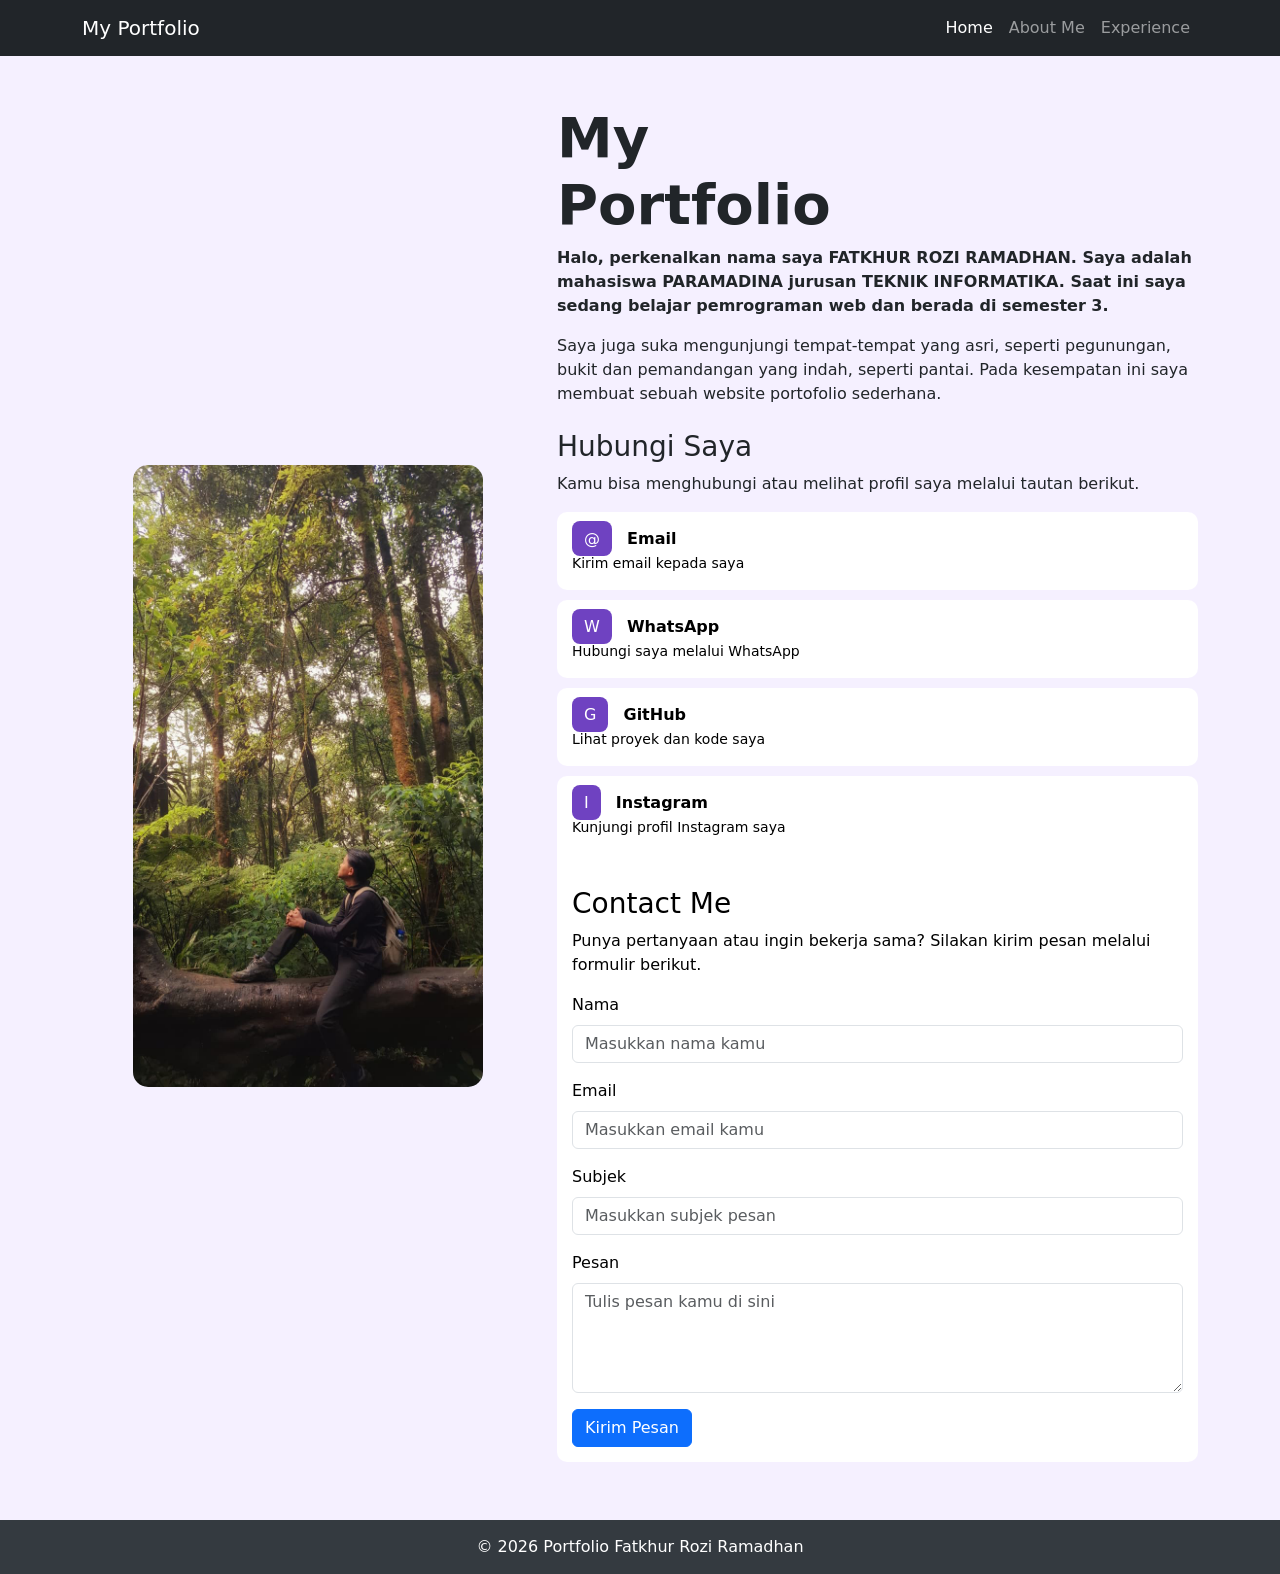
<file: Parmad/index.html>
<!DOCTYPE html>
<html lang="id">

<head>
    <meta charset="UTF-8">
    <meta name="viewport" content="width=device-width, initial-scale=1.0">

    <title>My Portfolio</title>

    <!-- Bootstrap 5 -->
    <link
        href="https://cdn.jsdelivr.net/npm/bootstrap@5.3.8/dist/css/bootstrap.min.css"
        rel="stylesheet"
        integrity="sha384-sRIl4kxILFvY47J16cr9ZwB07vP4J8+LH7qKQnuqkuIAvNWLzeN8tE5YBujZqJLB"
        crossorigin="anonymous"
    >

    <!-- CSS Internal -->
    <style>
        body {
            background-color: #f5f0ff;
        }

        .foto {
            width: 100%;
            max-width: 350px;
            border-radius: 15px;
        }

        .contact-item {
            text-decoration: none;
            color: black;
            background-color: white;
            border-radius: 10px;
            padding: 15px;
            display: block;
            margin-bottom: 10px;
        }

        .contact-item:hover {
            background-color: #e9ddff;
        }

        .contact-icon {
            background-color: #6f42c1;
            color: white;
            padding: 8px 12px;
            border-radius: 8px;
            margin-right: 10px;
        }

        .footer {
            background-color: #343a40;
            color: white;
            text-align: center;
            padding: 15px;
            margin-top: 30px;
        }
    </style>
</head>

<body>

    <!-- NAVBAR -->
    <header>
        <nav class="navbar navbar-expand-lg navbar-dark bg-dark">
            <div class="container">

                <a class="navbar-brand" href="home.html">
                    My Portfolio
                </a>

                <button class="navbar-toggler" type="button"
                    data-bs-toggle="collapse"
                    data-bs-target="#menuSaya">
                    <span class="navbar-toggler-icon"></span>
                </button>

                <div class="collapse navbar-collapse" id="menuSaya">
                    <div class="navbar-nav ms-auto">
                        <a class="nav-link active" href="home.html">Home</a>
                        <a class="nav-link" href="about.html">About Me</a>
                        <a class="nav-link" href="experience.html">Experience</a>
                    </div>
                </div>

            </div>
        </nav>
    </header>


    <!-- KONTEN UTAMA -->
    <main class="container my-5">

        <section class="row align-items-center">

            <!-- FOTO -->
            <div class="col-md-5 text-center mb-4">
                <img src="gambar1.jpeg" alt="Foto saya" class="foto img-fluid">
            </div>


            <!-- PERKENALAN -->
            <div class="col-md-7">

                <h1 class="display-4 fw-bold">
                    My<br>
                    Portfolio
                </h1>

                <p class="fw-bold">
                    Halo, perkenalkan nama saya FATKHUR ROZI RAMADHAN.
                    Saya adalah mahasiswa PARAMADINA jurusan TEKNIK
                    INFORMATIKA. Saat ini saya sedang belajar
                    pemrograman web dan berada di semester 3.
                </p>

                <p>
                    Saya juga suka mengunjungi tempat-tempat yang asri,
                    seperti pegunungan, bukit dan pemandangan yang indah,
                    seperti pantai. Pada kesempatan ini saya membuat
                    sebuah website portofolio sederhana.
                </p>


                <!-- BAGIAN KONTAK -->
                <div class="contact mt-4">

                    <h2 class="h3">Hubungi Saya</h2>

                    <p>
                        Kamu bisa menghubungi atau melihat profil saya
                        melalui tautan berikut.
                    </p>

                    <div class="contact-links">

                        <!-- EMAIL -->
                        <a class="contact-item"
                            href="mailto:fatkhur.rozi@students.paramadina.ac.id">

                            <span class="contact-icon">@</span>
                            <strong>Email</strong>
                            <br>
                            <small>Kirim email kepada saya</small>

                        </a>


                        <!-- WHATSAPP -->
                        <a class="contact-item"
                            href="https://wa.me/6281316752370"
                            target="_blank"
                            rel="noopener noreferrer">

                            <span class="contact-icon">W</span>
                            <strong>WhatsApp</strong>
                            <br>
                            <small>Hubungi saya melalui WhatsApp</small>

                        </a>


                        <!-- GITHUB -->
                        <a class="contact-item"
                            href="https://github.com/username"
                            target="_blank"
                            rel="noopener noreferrer">

                            <span class="contact-icon">G</span>
                            <strong>GitHub</strong>
                            <br>
                            <small>Lihat proyek dan kode saya</small>

                        </a>


                        <!-- INSTAGRAM -->
                        <a class="contact-item"
                            href="https://www.instagram.com/itsme.roziii/"
                            target="_blank"
                            rel="noopener noreferrer">

                            <span class="contact-icon">I</span>
                            <strong>Instagram</strong>
                            <br>
                            <small>Kunjungi profil Instagram saya</small>

                            
<!-- FORM CONTACT ME -->
<div class="mt-5" id="kontak">

    <h2 class="h3">Contact Me</h2>

    <p>
        Punya pertanyaan atau ingin bekerja sama?
        Silakan kirim pesan melalui formulir berikut.
    </p>

    <form action="mailto:fatkhur.rozi@students.paramadina.ac.id"
        method="post"
        enctype="text/plain">

        <!-- Nama -->
        <div class="mb-3">
            <label for="nama" class="form-label">Nama</label>
            <input type="text" class="form-control"
                id="nama" name="Nama"
                placeholder="Masukkan nama kamu" required>
        </div>

        <!-- Email -->
        <div class="mb-3">
            <label for="email" class="form-label">Email</label>
            <input type="email" class="form-control"
                id="email" name="Email"
                placeholder="Masukkan email kamu" required>
        </div>

        <!-- Subjek -->
        <div class="mb-3">
            <label for="subjek" class="form-label">Subjek</label>
            <input type="text" class="form-control"
                id="subjek" name="Subjek"
                placeholder="Masukkan subjek pesan" required>
        </div>

        <!-- Pesan -->
        <div class="mb-3">
            <label for="pesan" class="form-label">Pesan</label>
            <textarea class="form-control"
                    id="pesan" name="Pesan"
                    rows="4"
                    placeholder="Tulis pesan kamu di sini"
                    required></textarea>
        </div>

        <!-- Tombol Kirim -->
        <button type="submit" class="btn btn-primary">
            Kirim Pesan
        </button>

    </form>

</div>
<!-- AKHIR FORM CONTACT ME -->


                        </a>

                    </div>

                </div>

            </div>

        </section>

    </main>


    <!-- FOOTER -->
    <footer class="footer">
        <p class="mb-0">
            &copy; 2026 Portfolio Fatkhur Rozi Ramadhan
        </p>
    </footer>


    <!-- Bootstrap JavaScript -->
    <script
        src="https://cdn.jsdelivr.net/npm/bootstrap@5.3.8/dist/js/bootstrap.bundle.min.js"
        integrity="sha384-FKyoEForCGlyvwx9Hj09JcYn3nv7wiPVlz7YYwJrWVcXK/BmnVDxM+D2scQbITxI"
        crossorigin="anonymous">
    </script>

</body>
</html>
</file>
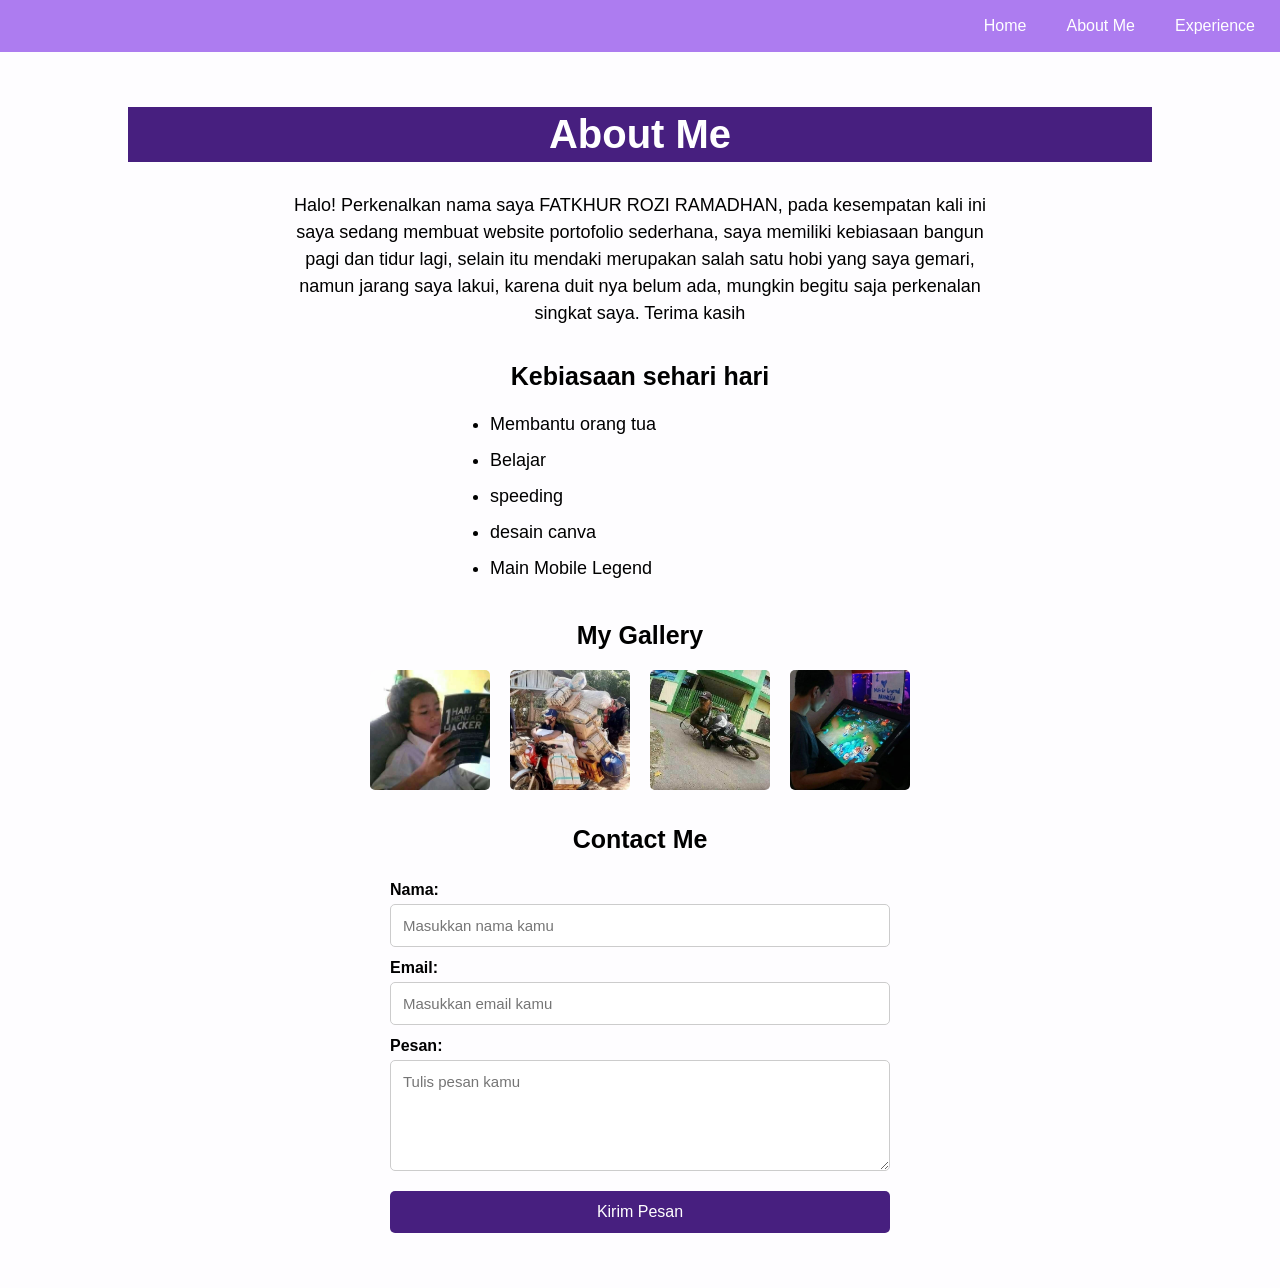
<file: Parmad/about.html>
<!DOCTYPE html>
<html lang="id">

<head>

    <meta charset="UTF-8">
    <meta name="viewport" content="width=device-width, initial-scale=1.0">
    <title>About Me</title>
    <link rel="stylesheet" href="style.css">

</head>

<body>

    <nav class="navbar">
        <div class="menu">
            <a href="home.html">Home</a>
            <a href="about.html">About Me</a>
            <a href="experience.html">Experience</a>
        </div>

    </nav>

    <section class="about">

        <h2>About Me</h2>
        <p>
            Halo! Perkenalkan nama saya FATKHUR ROZI RAMADHAN, pada kesempatan kali ini
            saya sedang membuat website portofolio sederhana, saya memiliki kebiasaan bangun pagi
            dan tidur lagi, selain itu mendaki merupakan salah satu hobi yang saya gemari, namun
            jarang saya lakui, karena duit nya belum ada, mungkin begitu saja perkenalan singkat saya.

            Terima kasih
        </p>

    <h3>Kebiasaan sehari hari</h3>
        <ul class="kebiasaan-list">
            <li>Membantu orang tua</li>
            <li>Belajar</li>
            <li>speeding</li>
            <li>desain canva</li>
            <li>Main Mobile Legend</li>

        </ul>
    <h3>My Gallery</h3>

        <div class="gallery">
            <img src="gambar2.jpeg" alt="Foto 1">
            <img src="gambar3.jpeg" alt="Foto 2">
            <img src="gambar4.jpeg" alt="Foto 3">
            <img src="gambar5.jpeg" alt="Foto 4">
        </div>

    <h3>Contact Me</h3>
        <form class="contact-form">
            <label for="nama">
                Nama:
            </label>

            <input
                type="text"
                id="nama"
                name="nama"
                placeholder="Masukkan nama kamu"
                required
            >

            <label for="email">
                Email:
            </label>

            <input
                type="email"
                id="email"
                name="email"
                placeholder="Masukkan email kamu"
                required
            >


            <label for="pesan">
                Pesan:
            </label>

            <textarea
                id="pesan"
                name="pesan"
                rows="5"
                placeholder="Tulis pesan kamu"
                required
            ></textarea>


            <button type="submit">
                Kirim Pesan
            </button>
        </form>
    </section>
</body>

</html>
</file>
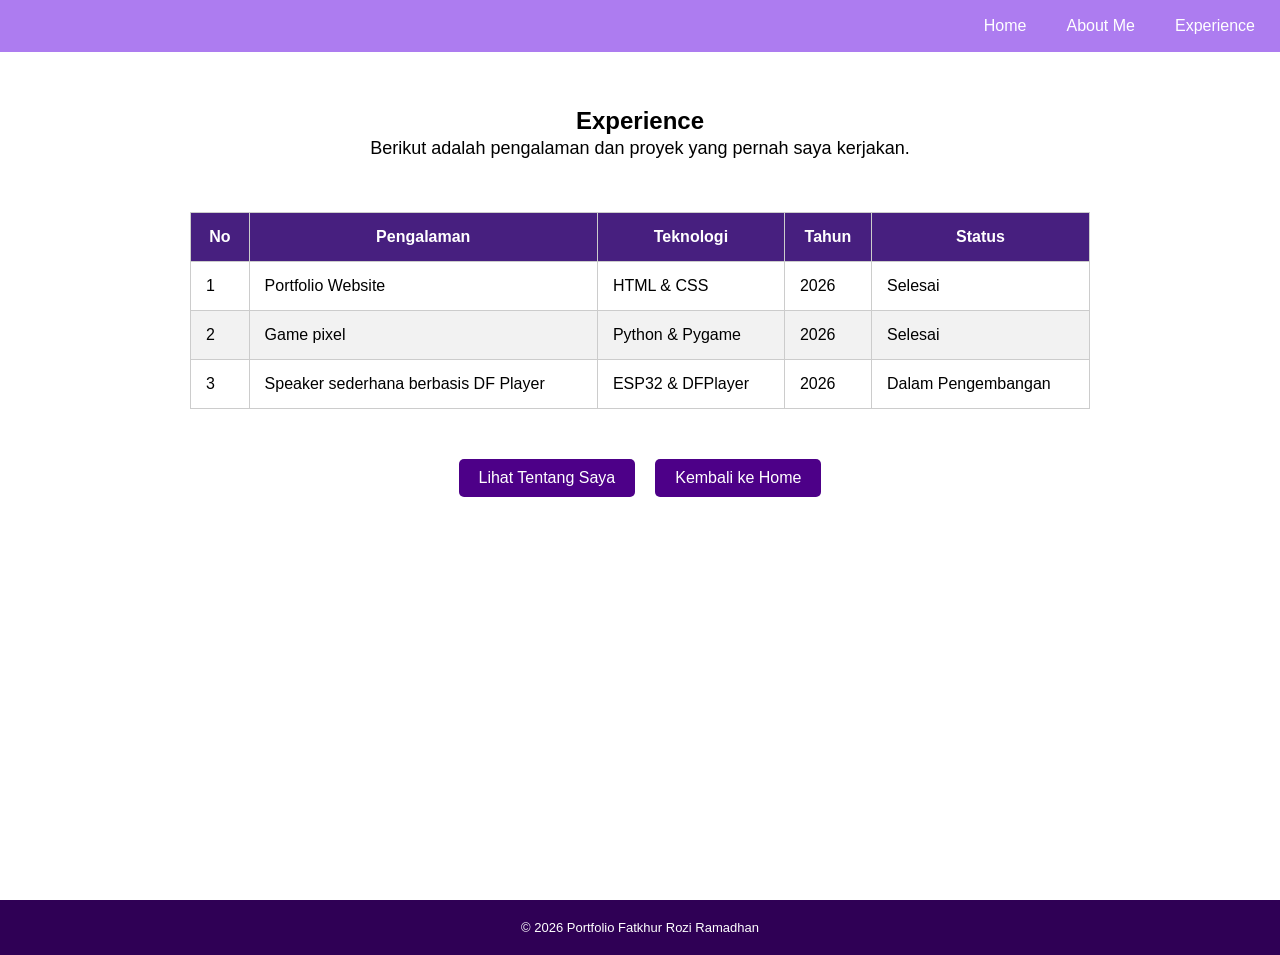
<file: Parmad/experience.html>
<head>
    <meta charset="UTF-8">
    <meta name="viewport" content="width=device-width, initial-scale=1.0">

    <title>Experience</title>

    <link rel="stylesheet" href="style.css">
</head>

<body>

    <!-- HEADER: bagian kepala halaman -->
    <header>

        <!-- NAV: menu navigasi -->
        <nav class="navbar">
            <div class="menu">
                <a href="home.html">Home</a>
                <a href="about.html">About Me</a>
                <a href="experience.html">Experience</a>
            </div>
        </nav>

    </header>


    <!-- MAIN: konten utama halaman -->
    <main>

        <!-- SECTION: bagian pengalaman -->
        <section class="experience">

            <h1>Experience</h1>

            <p>
                Berikut adalah pengalaman dan proyek
                yang pernah saya kerjakan.
            </p>

            <!-- TABEL PENGALAMAN -->
            <table>

                <thead>
                    <tr>
                        <th scope="col">No</th>
                        <th scope="col">Pengalaman</th>
                        <th scope="col">Teknologi</th>
                        <th scope="col">Tahun</th>
                        <th scope="col">Status</th>
                    </tr>
                </thead>

                <tbody>
                    <tr>
                        <td>1</td>
                        <td>Portfolio Website</td>
                        <td>HTML &amp; CSS</td>
                        <td>2026</td>
                        <td>Selesai</td>
                    </tr>

                    <tr>
                        <td>2</td>
                        <td>Game pixel</td>
                        <td>Python &amp; Pygame</td>
                        <td>2026</td>
                        <td>Selesai</td>
                    </tr>

                    <tr>
                        <td>3</td>
                        <td>Speaker sederhana berbasis DF Player </td>
                        <td>ESP32 &amp; DFPlayer</td>
                        <td>2026</td>
                        <td>Dalam Pengembangan</td>
                    </tr>
                </tbody>

            </table>


            <!-- TOMBOL NAVIGASI -->
            <div class="project-button">

                <a href="about.html">
                    Lihat Tentang Saya
                </a>

                <a href="home.html">
                    Kembali ke Home
                </a>

            </div>

        </section>

    </main>


    <!-- FOOTER: bagian penutup -->
    <footer class="footer2">
        <p>&copy; 2026 Portfolio Fatkhur Rozi Ramadhan</p>
    </footer>

</body>

</html>
</file>
<file: Parmad/style.css>
* {
    margin: 0;
    padding: 0;
    box-sizing: border-box;
}

body {
    font-family: Arial, sans-serif;
    overflow-x: hidden; /* Mencegah halaman bisa digeser ke kanan-kiri di HP */
}

/* NAVBAR */
.navbar {
    height: 52px;
    background-color: #ad7cf0;
    display: flex;
    justify-content: flex-end;
    align-items: center;
    padding: 0 25px;
}

.menu {
    display: flex;
    gap: 40px;
}

.menu a {
    color: white;
    text-decoration: none;
    font-size: 16px;
}

.menu a:hover {
    color: #e8d7ff;
}

/* HOME SECTION (DESKTOP) */
.home {
    min-height: calc(100vh - 52px); /* Menggunakan min-height agar konten tidak terpotong jika panjang */
    display: flex;
}

.foto {
    width: 40%; /* DIUBAH: Disesuaikan agar total dengan .intro pas 100% */
    background-color: #9254c1;
    display: flex;
    justify-content: center;
    align-items: center;
    padding: 40px 20px;
}

.foto img {
    width: 300px;
    height: 300px;
    max-width: 100%; /* DITAMBAH: Supaya gambar mengecil otomatis di layar tanggung */
    height: auto;
    aspect-ratio: 1 / 1;
    object-fit: cover;
    display: block;
    border-radius: 50%;
}

.intro {
    width: 60%; /* DIUBAH: Dari 70% ke 60% agar pas pasangannya dengan .foto (40%) */
    background-color: #4d0088;
    color: white;
    padding: 80px;
    display: flex;
    flex-direction: column;
    justify-content: center;
}

.intro h1 {
    font-size: 64px; /* DIUBAH: Sedikit diperkecil agar tidak meluber di laptop kecil */
    line-height: 1.05;
    margin-bottom: 40px;
}

.intro p {
    max-width: 500px;
    font-size: 16px;
    line-height: 1.6;
}

/* ABOUT SECTION */
.about {
    min-height: calc(100vh - 52px);
    padding: 55px 10%;
    text-align: center;
    background-color: #fefdff;
}

.about h2 {
    font-size: 40px;
    margin-bottom: 30px;
    background-color: #471f7f;
    color: white;
    padding: 5px;
}

.about p {
    max-width: 700px;
    margin: auto;
    font-size: 18px;
    line-height: 1.5;
}

.about h3 {
    margin-top: 35px;
    margin-bottom: 15px;
    font-size: 25px;
}

.kebiasaan-list {
    width: 300px;
    max-width: 100%; /* DITAMBAH: Mencegah list keluar layar di HP jadul */
    margin: 0 auto;
    text-align: left;
    line-height: 2;
    font-size: 18px;
}

/* GALLERY (DESKTOP) */
.gallery {
    display: flex;
    justify-content: center;
    flex-wrap: wrap; /* DITAMBAH: Supaya gambar turun ke bawah kalau layar sempit */
    gap: 20px;
    margin-top: 20px;
    margin-bottom: 30px;
}

.gallery img {
    width: 120px;
    height: 120px;
    object-fit: cover;
    border-radius: 5px;
}

/* CONTACT FORM */
.contact-form {
    width: 500px;
    max-width: 100%;
    margin: 0 auto;
    display: flex;
    flex-direction: column;
    text-align: left;
}

.contact-form label {
    margin-top: 12px;
    margin-bottom: 5px;
    font-weight: bold;
}

.contact-form input,
.contact-form textarea {
    padding: 12px;
    border: 1px solid #ccc;
    border-radius: 5px;
    font-family: Arial, sans-serif;
    font-size: 15px;
    width: 100%; /* DITAMBAH: Menjamin input tidak meluber */
}

.contact-form textarea {
    resize: vertical;
}

.contact-form button,
.project-button button {
    margin-top: 20px;
    padding: 12px 25px;
    background-color: #471f7f;
    color: white;
    border: none;
    border-radius: 5px;
    cursor: pointer;
    font-size: 16px;
}

.contact-form button:hover,
.project-button button:hover {
    background-color: #6b32a8;
}

/* EXPERIENCE SECTION */
.experience {
    min-height: calc(100vh - 52px);
    padding: 55px 10%;
    text-align: center;
    background-color: white;
}

.experience h2 {
    font-size: 40px;
    margin-bottom: 30px;
    background-color: #471f7f;
    color: white;
    padding: 5px;
}

.experience p {
    font-size: 18px;
    line-height: 1.5;
}

/* TABLE RESPONSIVE */
table {
    width: 100%; /* DIUBAH: Menggunakan 100% container */
    max-width: 900px;
    margin: 50px auto;
    border-collapse: collapse;
    font-size: 16px;
}

table th,
table td {
    border: 1px solid #ccc; /* DIUBAH: Agar terlihat jika background putih */
    padding: 15px;
}

table th {
    background-color: #471f7f;
    color: white;
}

table tr:nth-child(even) {
    background-color: #f2f2f2;
}

table tr:hover {
    background-color: #e8d7ff;
}

.project-button {
    display: flex;
    justify-content: center;
    gap: 20px;
}

.project-button button {
    margin-top: 0;
}


/* =======================================================
MEDIA QUERY: PERBAIKAN TOTAL UNTUK LAYAR HP & TABLET
   ======================================================= */
@media (max-width: 768px) {
    .navbar {
        justify-content: center;
        padding: 0 10px;
    }

    .menu {
        gap: 20px;
    }

    .home {
        flex-direction: column; /* Membuat susunan vertikal (Foto di atas, Intro di bawah) */
        height: auto;
    }

    .foto {
        width: 100%;
        height: auto; /* DIUBAH: Mengikuti tinggi gambar asli */
        padding: 40px 20px;
    }

    .foto img {
        width: 200px; /* DIUBAH: Perkecil ukuran foto bulat di HP agar proporsional */
        height: 200px;
    }

    .intro {
        width: 100%;
        padding: 40px 20px; /* DIUBAH: Padding dikurangi agar teks tidak terlalu sempit */
        text-align: center; /* Elemen teks diposisikan di tengah agar rapi */
    }

    .intro h1 {
        font-size: 38px; /* DIUBAH: Diperkecil drastis agar pas di layar HP */
        margin-right: 0; /* Reset margin desktop */
    }

    .intro p {
        margin: 0 auto; /* Menengahkan teks paragraf */
    }

    /* Perbaikan bagian About Me di HP */
    .about {
        padding: 40px 20px;
    }

    .about h2, .experience h2 {
        font-size: 28px; /* Ukuran heading yang lebih masuk akal untuk HP */
    }

    .gallery {
        gap: 10px; /* Merapatkan jarak gambar galeri di HP */
    }

    .gallery img {
        width: 90px; /* DIUBAH: Mengecilkan ukuran foto galeri di HP agar muat berjejer */
        height: 90px;
    }

    /* Perbaikan Tabel di HP */
    table {
        font-size: 12px;
        display: block; /* Mengizinkan scroll horizontal khusus pada tabel */
        overflow-x: auto;
        white-space: nowrap;
    }

    table th,
    table td {
        padding: 10px 8px;
    }

    .project-button {
        flex-direction: column;
        align-items: center;
        gap: 10px;
    }
    
    .project-button button {
        width: 100%; /* Tombol memenuhi lebar layar di HP */
    }
}

.project-button a {
    display: inline-block;
    padding: 10px 20px;
    background-color: #4d0088;
    color: white;
    text-decoration: none;
    border-radius: 5px;
}

.home {
    min-height: calc(100vh - 52px);
    height: auto;
    display: flex;
    align-items: stretch;
}

.foto {
    width: 44%;
    overflow: hidden;
}

.foto img {
    width: 70%;
    height: 70%;
    object-fit: cover;
    display: block;
}

.intro {
    width: 56%;
    padding: 60px;
    background-color: #4d0088;
    color: white;
}


/* =========================
BAGIAN KONTAK
   ========================= */

.contact {
    margin-top: 45px;
}

.contact h2 {
    font-size: 28px;
    margin-bottom: 10px;
}

.contact-description {
    font-size: 14px;
    line-height: 1.6;
    margin-bottom: 20px;
}


/* Daftar tautan kontak */

.contact-links {
    display: grid;
    grid-template-columns: repeat(2, minmax(0, 1fr));
    gap: 15px;
}


/* Setiap kartu kontak */

.contact-item {
    display: flex;
    align-items: center;
    gap: 12px;

    padding: 15px;

    color: white;
    text-decoration: none;

    background-color: rgba(255, 255, 255, 0.10);
    border: 1px solid rgba(255, 255, 255, 0.25);

    border-radius: 10px;

    transition: background-color 0.3s, transform 0.3s;
}


/* Ikon sederhana */

.contact-icon {
    width: 40px;
    height: 40px;
    flex-shrink: 0;

    display: flex;
    align-items: center;
    justify-content: center;

    background-color: #ad7cf0;
    color: white;

    border-radius: 50%;

    font-size: 18px;
    font-weight: bold;
}

/* Teks di dalam kartu */

.contact-item strong {
    display: block;
    font-size: 15px;
    margin-bottom: 4px;
}

.contact-item small {
    display: block;
    font-size: 12px;
    line-height: 1.4;
    color: #e5d5f5;
    overflow-wrap: anywhere;
}


/* Efek saat mouse diarahkan */

.contact-item:hover {
    background-color: rgba(255, 255, 255, 0.22);
    transform: translateY(-3px);
}


.footer {
    padding: 20px;
    text-align: center;
    background-color: #2f0055;
    color: white;
    font-size: 13px;
}

.footer2 {
    padding: 20px;
    text-align: center;
    background-color: #2f0055;
    color: white;
    font-size: 13px;
}



@media (max-width: 768px) {

    .home {
        flex-direction: column;
        height: auto;
    }

    .foto {
        width: 100%;
        height: 400px;
    }

    .intro {
        width: 100%;
        padding: 35px 25px;
    }

    .intro h1 {
        font-size: 48px;
    }

    .contact-links {
        grid-template-columns: 1fr;
    }

    .contact h2 {
        font-size: 24px;
    }

}

@media (max-width: 375px) {

    .intro {
        padding: 30px 18px;
    }

    .intro h1 {
        font-size: 42px;
    }

    .contact-item {
        padding: 12px;
    }

}
</file>
